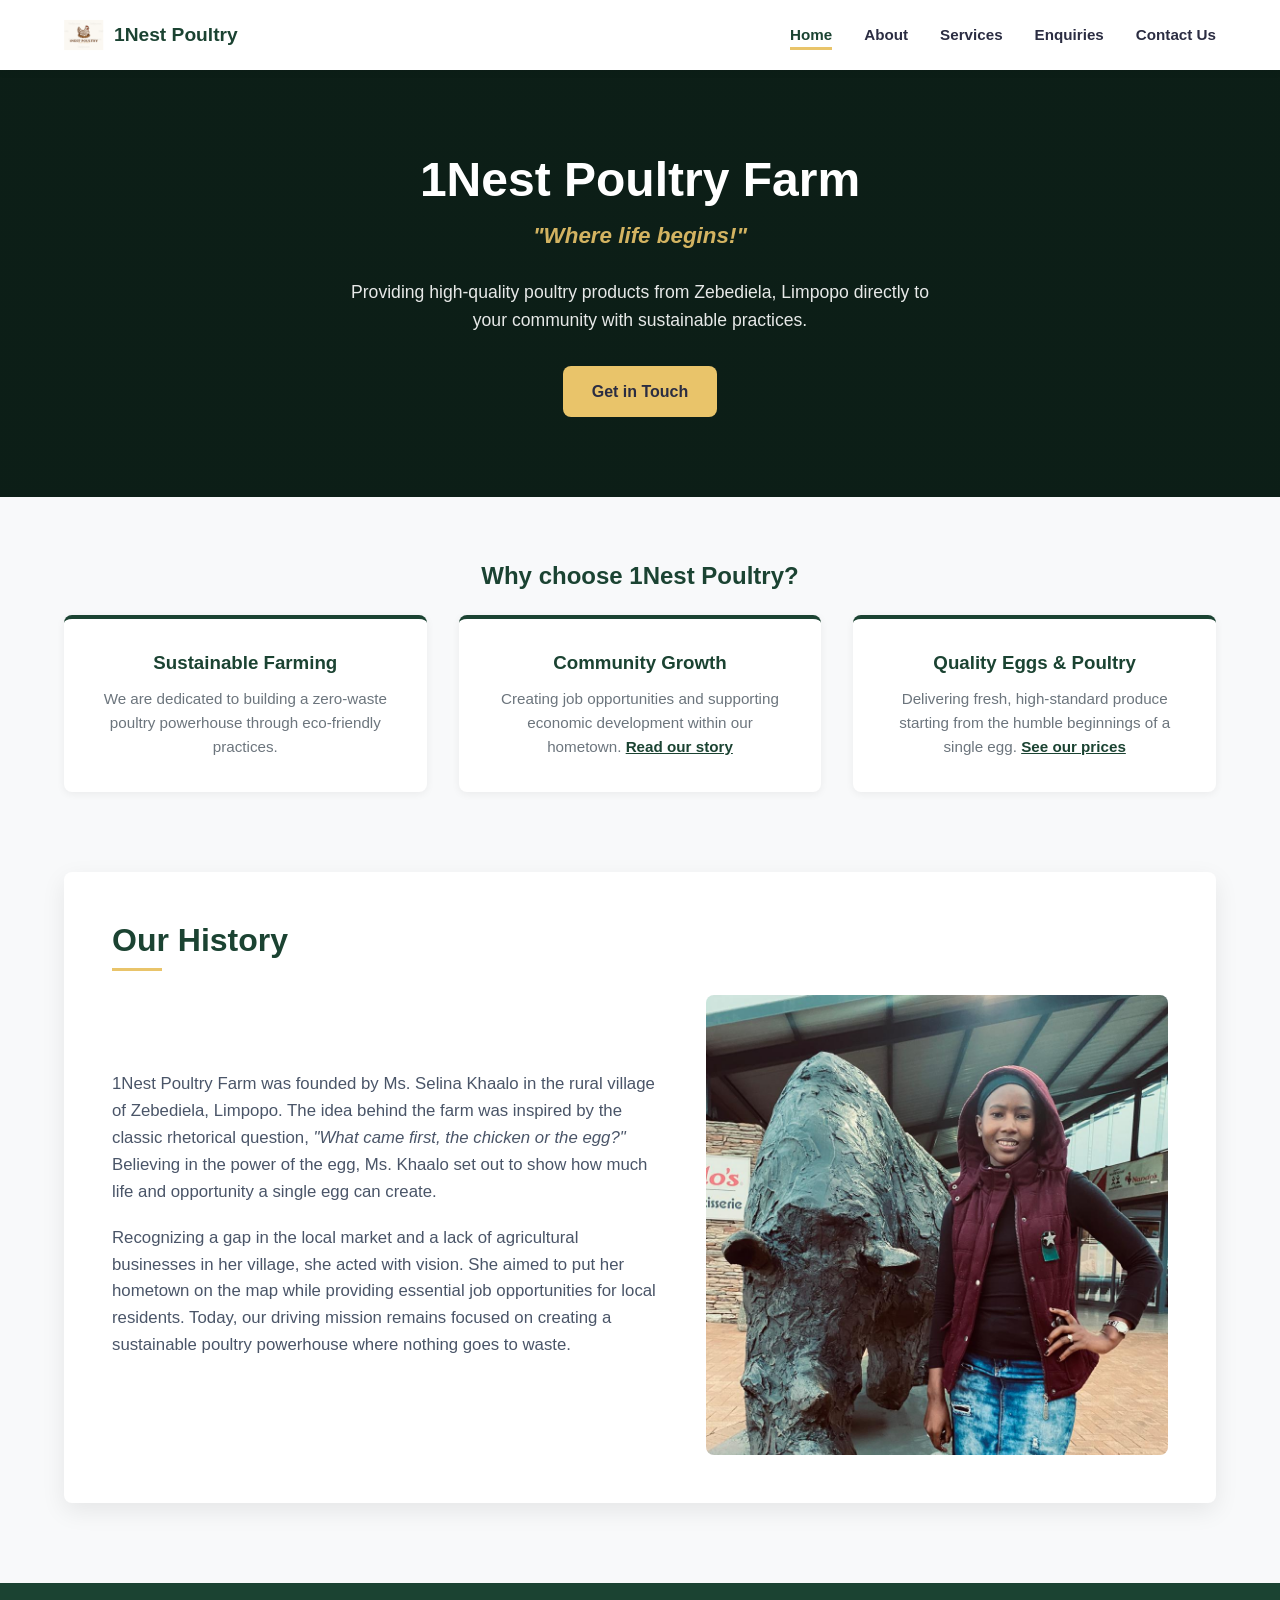
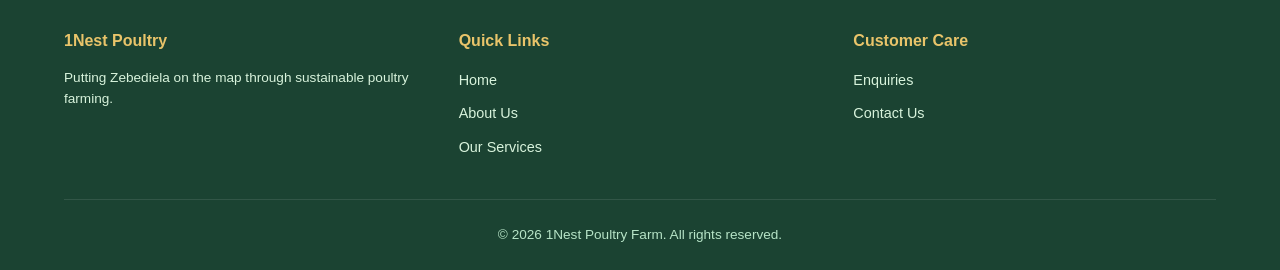
<file: index.html>
<!DOCTYPE html>
<html lang="en">
<head>
    <meta charset="UTF-8">
    <meta name="viewport" content="width=device-width, initial-scale=1.0">
    <meta http-equiv="Content-Security-Policy" content="default-src 'self'; script-src 'self' https://cdnjs.cloudflare.com; style-src 'self' 'unsafe-inline' https://fonts.googleapis.com https://cdnjs.cloudflare.com; font-src https://fonts.gstatic.com; img-src 'self' data: https://tile.openstreetmap.org https://images.unsplash.com https://cdnjs.cloudflare.com; connect-src 'self' https://formspree.io; frame-src 'none'; object-src 'none'; base-uri 'self'">
    <meta name="referrer" content="strict-origin-when-cross-origin">
    <title>1Nest Poultry | Free-Range Eggs &amp; Chicken in Zebediela</title>
    <meta name="description" content="1Nest Poultry Farm in Zebediela, Limpopo supplies fresh free-range eggs and chicken to households, restaurants and organic food lovers. Order today.">
    <meta name="keywords" content="free-range eggs Zebediela, poultry farm Limpopo, fresh chicken Limpopo, buy eggs, live chickens, organic eggs, 1Nest Poultry">
    <meta name="author" content="1Nest Poultry Farm">
    <meta name="robots" content="index, follow">
    <link rel="canonical" href="https://glen-khaal0.github.io/WEDE5020-PART3/">
    <link rel="icon" type="image/png" href="images/1nest-poultry-logo.png">
    <meta property="og:type" content="website">
    <meta property="og:site_name" content="1Nest Poultry Farm">
    <meta property="og:title" content="1Nest Poultry | Free-Range Eggs &amp; Chicken in Zebediela">
    <meta property="og:description" content="1Nest Poultry Farm in Zebediela, Limpopo supplies fresh free-range eggs and chicken to households, restaurants and organic food lovers. Order today.">
    <meta property="og:url" content="https://glen-khaal0.github.io/WEDE5020-PART3/">
    <meta property="og:image" content="https://glen-khaal0.github.io/WEDE5020-PART3/images/1nest-poultry-logo.png">
    <meta name="twitter:card" content="summary">
    <link rel="preconnect" href="https://fonts.googleapis.com">
    <link rel="preconnect" href="https://fonts.gstatic.com" crossorigin>
    <link rel="stylesheet" href="https://fonts.googleapis.com/css2?family=Montserrat:wght@600;700&family=Open+Sans:wght@400;600;700&display=swap">
    <link rel="stylesheet" href="css_asserts/mycssstyle.css">
    
    <script type="application/ld+json">{"@context":"https://schema.org","@type":"LocalBusiness","name":"1Nest Poultry Farm","description":"Free-range eggs and fresh chicken from Zebediela, Limpopo.","url":"https://glen-khaal0.github.io/WEDE5020-PART3/","image":"https://glen-khaal0.github.io/WEDE5020-PART3/images/1nest-poultry-logo.png","telephone":"+27156837426","email":"hello@1nestpoultry.co.za","address":{"@type":"PostalAddress","addressLocality":"Zebediela","addressRegion":"Limpopo","addressCountry":"ZA"},"geo":{"@type":"GeoCoordinates","latitude":-24.4884,"longitude":29.3518},"openingHours":"Mo-Sa 08:00-17:00"}</script>
</head>
<body>

    <header>
        <div class="container nav-container">
            <a href="index.html" class="logo">
                <img src="images/Logo.png" alt="1Nest Poultry Logo" width="200" height="200">
                <span>1Nest Poultry</span>
            </a>
            
            <button type="button" class="nav-toggle" aria-label="Open menu" aria-expanded="false" aria-controls="mainNav">
                <span></span><span></span><span></span>
            </button>

            <nav id="mainNav" aria-label="Main navigation">
                <ul class="horizontal-menu">
                    <li><a href="index.html" class="active">Home</a></li>
                    <li><a href="about.html">About</a></li>
                    <li><a href="services.html">Services</a></li>
                    <li><a href="enquiries.html">Enquiries</a></li>
                    <li><a href="contact.html">Contact Us</a></li>
                </ul>
            </nav>
        </div>
    </header>

    <section class="hero">
        <div class="container">
            <h1>1Nest Poultry Farm</h1>
            <p class="tagline"><em>"Where life begins!"</em></p>
            <p>Providing high-quality poultry products from Zebediela, Limpopo directly to your community with sustainable practices.</p>
            <a href="enquiries.html" class="btn btn-primary">Get in Touch</a>
        </div>
    </section>

    <section class="highlights">
        <div class="container">
            <h2 class="section-title center">Why choose 1Nest Poultry?</h2>
            <div class="grid-3">
                <div class="card">
                    <h3>Sustainable Farming</h3>
                    <p>We are dedicated to building a zero-waste poultry powerhouse through eco-friendly practices.</p>
                </div>
                <div class="card">
                    <h3>Community Growth</h3>
                    <p>Creating job opportunities and supporting economic development within our hometown. <a class="text-link" href="about.html">Read our story</a></p>
                </div>
                <div class="card">
                    <h3>Quality Eggs & Poultry</h3>
                    <p>Delivering fresh, high-standard produce starting from the humble beginnings of a single egg. <a class="text-link" href="services.html">See our prices</a></p>
                </div>
            </div>
        </div>
    </section>

    <section class="history-section">
        <div class="container">
            <div class="history-card">
                <h2>Our History</h2>
                <div class="history-content">
                    <div class="history-text">
                <p>
                    1Nest Poultry Farm was founded by Ms. Selina Khaalo in the rural village of Zebediela, Limpopo. 
                    The idea behind the farm was inspired by the classic rhetorical question, <em>"What came first, the chicken or the egg?"</em> 
                    Believing in the power of the egg, Ms. Khaalo set out to show how much life and opportunity a single egg can create.
                </p>
                <p>
                    Recognizing a gap in the local market and a lack of agricultural businesses in her village, she acted with vision. 
                    She aimed to put her hometown on the map while providing essential job opportunities for local residents. 
                    Today, our driving mission remains focused on creating a sustainable poultry powerhouse where nothing goes to waste.
                </p>
            </div>
                    <img class="history-img" src="images/Founder.jpeg" alt="Ms Selina Khaalo, founder of 1Nest Poultry Farm" width="960" height="1280" loading="lazy">
                </div>
            </div>
        </div>
    </section>

    <footer>
        <div class="container">
            <div class="footer-grid">
                <div class="footer-col">
                    <h4>1Nest Poultry</h4>
                    <p class="footer-tagline">Putting Zebediela on the map through sustainable poultry farming.</p>
                </div>
                <div class="footer-col">
                    <h4>Quick Links</h4>
                    <ul>
                        <li><a href="index.html">Home</a></li>
                        <li><a href="about.html">About Us</a></li>
                        <li><a href="services.html">Our Services</a></li>
                    </ul>
                </div>
                <div class="footer-col">
                    <h4>Customer Care</h4>
                    <ul>
                        <li><a href="enquiries.html">Enquiries</a></li>
                        <li><a href="contact.html">Contact Us</a></li>
                    </ul>
                </div>
            </div>
            <div class="copyright">
                <p>&copy; 2026 1Nest Poultry Farm. All rights reserved.</p>
            </div>
        </div>
    </footer>

    <script src="js_asserts/myscript.js" defer></script>
</body>
</html>
</file>
<file: css_asserts/mycssstyle.css>
/* 
   Reset & Base
   */
* {
    box-sizing: border-box;
    margin: 0;
    padding: 0;
}

body {
    font-family: 'Open Sans', sans-serif;
    line-height: 1.6;
    color: #2b2d42;
    background-color: #f8f9fa;
    display: flex;
    flex-direction: column;
    min-height: 100vh;
}

h1, h2, h3, h4 {
    font-family: 'Montserrat', sans-serif;
    color: #2b2d42;
}

a {
    text-decoration: none;
    color: inherit;
    transition: all 0.2s ease;
}

.container {
    max-width: 1200px;
    margin: 0 auto;
    padding: 0 1.5rem;
    width: 100%;
}

/* 
   Buttons
*/
.btn {
    display: inline-block;
    padding: 0.8rem 1.8rem;
    border-radius: 8px;
    font-weight: 600;
    cursor: pointer;
    border: none;
}

.btn-primary {
    background-color: #e9c46a;
    color: #2b2d42;
}

.btn-primary:hover {
    background-color: #d4a351;
    transform: translateY(-2px);
}

/* 
   Navigation Bar
    */
header {
    background-color: #ffffff;
    box-shadow: 0 2px 8px rgba(0,0,0,0.06);
    position: sticky;
    top: 0;
    z-index: 1000;
}

.nav-container {
    display: flex;
    justify-content: space-between;
    align-items: center;
    height: 70px;
}

.logo {
    display: flex;
    align-items: center;
    gap: 10px;
    font-weight: 700;
    font-size: 1.2rem;
    color: #1b4332;
}

.logo img {
    height: 40px;
    width: auto;
    display: block;
}

.horizontal-menu {
    display: flex;
    list-style: none;
    gap: 2rem;
    align-items: center;
}

.horizontal-menu a {
    font-weight: 600;
    font-size: 0.95rem;
    color: #2b2d42;
    padding: 0.25rem 0;
    position: relative;
}

.horizontal-menu a:hover {
    color: #1b4332;
}

.horizontal-menu a.active {
    color: #1b4332;
    font-weight: 700;
    border-bottom: 3px solid #e9c46a;
}

.horizontal-menu .nav-cta {
    background-color: #1b4332;
    color: white;
    padding: 0.5rem 1.2rem;
    border-radius: 20px;
}

.horizontal-menu .nav-cta:hover {
    background-color: #2d6a4f;
    color: #ffffff;
}

/* 
   Page Header (About / Services / Enquiries / Contact)
 */
.page-header {
    background-color: #1b4332;
    color: white;
    padding: 3rem 0;
    text-align: center;
    margin-bottom: 2.5rem;
}

.page-header h1 {
    color: white;
    font-size: 2.5rem;
    margin-bottom: 0.5rem;
}

.page-header p {
    color: #e9c46a;
    font-size: 1.1rem;
}

/* 
   Main Content (shared)
 */
main {
    flex-grow: 1;
    padding-bottom: 4rem;
}

.card-box {
    background-color: white;
    border-radius: 8px;
    box-shadow: 0 2px 8px rgba(0,0,0,0.06);
    padding: 2rem;
    overflow: hidden;
}

.card-box h2 {
    color: #1b4332;
    font-size: 1.4rem;
    margin-bottom: 1rem;
    padding-bottom: 0.5rem;
    border-bottom: 2px solid #e9c46a;
}

.card-box h3 {
    color: #1b4332;
    font-size: 1.1rem;
    margin-bottom: 0.75rem;
}

.card-box .card-subtext {
    color: #2b2d42;
    font-size: 0.9rem;
    margin: 0.75rem 0 1.5rem;
}

.intro-text {
    max-width: 780px;
    margin: 0 auto 2.5rem;
    text-align: center;
    color: #6c757d;
    font-size: 1.02rem;
}

/* 
   Home Page — Hero
    */
.hero {
    background-color: #1b4332;
    background-image: linear-gradient(rgba(0, 0, 0, 0.55), rgba(0, 0, 0, 0.55)),
                url('https://images.unsplash.com/photo-1548550023-2bdb3c5beed7?auto=format&fit=crop&w=1350&q=80');
    background-position: center;
    background-size: cover;
    background-repeat: no-repeat;
    color: white;
    padding: 5rem 0;
    text-align: center;
}

.hero h1 {
    color: #ffffff;
    font-size: 3rem;
    font-weight: 700;
    margin-bottom: 0.5rem;
}

.hero .tagline {
    font-size: 1.4rem;
    color: #e9c46a;
    margin-bottom: 1.5rem;
    font-weight: 600;
}

.hero p {
    max-width: 600px;
    margin: 0 auto 2rem auto;
    font-size: 1.1rem;
    opacity: 0.9;
}

/* 
   Home Page — Key Highlights
    */
.highlights {
    padding: 4rem 0 2rem 0;
}

.grid-3 {
    display: grid;
    grid-template-columns: repeat(auto-fit, minmax(280px, 1fr));
    gap: 2rem;
}

.card {
    background-color: #ffffff;
    padding: 2rem;
    border-radius: 8px;
    box-shadow: 0 2px 8px rgba(0,0,0,0.06);
    text-align: center;
    border-top: 4px solid #1b4332;
    transition: transform 0.2s ease;
}

.card:hover {
    transform: translateY(-5px);
    box-shadow: 0 8px 24px rgba(0,0,0,0.08);
}

.card h3 {
    margin-bottom: 0.75rem;
    color: #1b4332;
}

.card p {
    color: #6c757d;
    font-size: 0.95rem;
}

/* 
   Home Page — History Section
    */
.history-section {
    padding: 3rem 0 5rem 0;
}
 
.history-card {
    background-color: #ffffff;
    border-radius: 8px;
    box-shadow: 0 8px 24px rgba(0,0,0,0.08);
    padding: 3rem;
}
 
.history-card h2 {
    color: #1b4332;
    font-size: 2rem;
    margin-bottom: 1.5rem;
    position: relative;
}
 
.history-card h2::after {
    content: '';
    display: block;
    width: 50px;
    height: 3px;
    background-color: #e9c46a;
    margin-top: 8px;
}
 
.history-card p {
    margin-bottom: 1.2rem;
    font-size: 1.05rem;
    color: #4a5568;
}
 
.history-content {
    display: grid;
    grid-template-columns: 1.2fr 1fr;
    gap: 2.5rem;
    align-items: center;
}
 
.history-img {
    width: 100%;
    height: auto;
    object-fit: cover;
    object-position: top center;
    border-radius: 8px;
    display: block;
}
/* 
   About Page — Story & Journey
    */
.content-stack {
    display: flex;
    flex-direction: column;
    gap: 2rem;
    max-width: 900px;
    margin: 0 auto;
}

.story p {
    margin-bottom: 1rem;
    color: #6c757d;
}

.quote-box {
    background-color: #f8f9fa;
    border-left: 4px solid #e9c46a;
    padding: 1.25rem 1.5rem;
    margin: 1.5rem 0 0;
    border-radius: 0 6px 6px 0;
    font-style: italic;
    color: black;
    
}

.card-box {
    background-color: white;
    border-radius: 8px;
    box-shadow: 0 2px 8px rgba(0,0,0,0.06);
    padding: 2rem;
    overflow: hidden;
}

.quote-box footer {
    margin-top: 0.6rem;
    font-style: normal;
    font-weight: 700;
    color: #1b4332;
    font-family: 'Montserrat', sans-serif;
}

.journey p.journey-intro {
    color: #6c757d;
    margin-bottom: 1.5rem;
}

.journey-grid {
    display: grid;
    grid-template-columns: repeat(auto-fit, minmax(220px, 1fr));
    gap: 1.5rem;
}

.journey-card {
    border: 1px solid #e9ecef;
    border-radius: 8px;
    overflow: hidden;
    box-shadow: 0 2px 8px rgba(0,0,0,0.06);
    display: flex;
    flex-direction: column;
}

.journey-card img {
    width: 100%;
    height: 180px;
    object-fit: cover;
    display: block;
}

.journey-card-content {
    padding: 1rem;
}

.journey-card h3 {
    font-size: 1.15rem;
    color: #1b4332;
    margin-bottom: 0.25rem;
}

.journey-card p {
    font-size: 0.9rem;
    color: #6c757d;
}

/* 
   Services Page
    */
.service-card {
    background-color: #ffffff;
    border-radius: 8px;
    box-shadow: 0 8px 24px rgba(0,0,0,0.08);
    padding: 2rem;
    max-width: 780px;
    margin: 0 auto 2rem;
    display: grid;
    grid-template-columns: 1fr 1fr;
    gap: 2rem;
    align-items: center;
}

.service-card .service-text h3 {
    color: #1b4332;
    font-size: 1.4rem;
    margin-bottom: 0.75rem;
    padding-bottom: 0.5rem;
    border-bottom: 2px solid #e9c46a;
    display: inline-block;
}

.service-card img {
    width: 100%;
    height: 220px;
    object-fit: cover;
    border-radius: 8px;
    display: block;
}

.price-table {
    border-collapse: collapse;
    width: 100%;
    margin-top: 1rem;
    border-radius: 8px;
    overflow: hidden;
}

.price-table th,
.price-table td {
    border: 1px solid #e9ecef;
    padding: 0.65rem 0.9rem;
    text-align: left;
    font-size: 0.95rem;
}

.price-table th {
    background-color: #1b4332;
    color: white;
    font-family: 'Montserrat', sans-serif;
    font-weight: 600;
}

.price-table td {
    background-color: #ffffff;
    color: #2b2d42;
}

.price-table tr:nth-child(even) td {
    background-color: #f8f9fa;
}

/* 
   Enquiries Page — Form
    */
.enquiries-stack {
    display: flex;
    flex-direction: column;
    gap: 2rem;
    max-width: 820px;
    margin: 0 auto;
}

.enquiry-form {
    display: flex;
    flex-direction: column;
    gap: 1.25rem;
}

.form-row {
    display: grid;
    grid-template-columns: 1fr 1fr;
    gap: 1.25rem;
}

.form-field {
    display: flex;
    flex-direction: column;
    gap: 0.4rem;
}

.form-field label {
    font-size: 0.85rem;
    font-weight: 600;
    color: #2b2d42;
}

.required-mark {
    color: red;
}

.form-field input,
.form-field select,
.form-field textarea {
    font-family: 'Open Sans', sans-serif;
    font-size: 0.95rem;
    padding: 0.7rem 0.85rem;
    border: 1.5px solid #dee2e6;
    border-radius: 6px;
    color: #2b2d42;
    background-color: white;
    width: 100%;
}

.form-field textarea {
    resize: vertical;
    min-height: 120px;
}

.form-field input:focus,
.form-field select:focus,
.form-field textarea:focus {
    outline: none;
    border-color: #1b4332;
    box-shadow: 0 0 0 3px rgba(27, 67, 50, 0.12);
}

.form-field input:invalid:not(:placeholder-shown),
.form-field textarea:invalid:not(:placeholder-shown) {
    border-color: red;
}

.form-hint {
    font-size: 0.8rem;
    color: #2b2d42;
}

.submit-btn {
    font-family: 'Montserrat', sans-serif;
    font-weight: 700;
    font-size: 0.95rem;
    background-color: #1b4332;
    color: white;
    border: none;
    border-radius: 6px;
    padding: 0.85rem 1.75rem;
    cursor: pointer;
    align-self: flex-start;
    margin-top: 0.25rem;
}

.submit-btn:hover {
    background-color: #2d6a4f;
}

.submit-btn:focus-visible {
    outline: 3px solid #e9c46a;
    outline-offset: 2px;
}

.form-status {
    display: none;
    padding: 0.85rem 1rem;
    border-radius: 6px;
    font-size: 0.9rem;
    font-weight: 600;
}

.form-status.success {
    display: block;
    background-color: #d8f3dc;
    color: #1b4332;
}

/*
   Enquiries Page — Location Info Block
   */
.location-info {
    margin-top: 1.5rem;
    padding: 1rem;
    background-color: #f8f9fa;
    border-left: 4px solid #1b4332;
    border-radius: 4px;
}

.location-info h4 {
    color: #1b4332;
    margin-bottom: 0.3rem;
}

.location-info p {
    font-size: 0.95rem;
    color: #2b2d42;
}

/*
   Contact Page
    */
.details-list {
    list-style: none;
    display: flex;
    flex-direction: column;
    gap: 0.6rem;
}

.details-list li {
    font-size: 0.98rem;
}

.details-list b {
    color: #1b4332;
}

.location-block {
    margin-bottom: 2rem;
}

.location-block:last-child {
    margin-bottom: 0;
}

/* 
   Map / Iframe Wrapper (Enquiries & Contact)
  */
.iframe-wrapper {
    width: 100%;
    border-radius: 8px;
    overflow: hidden;
    background-color: #f1f3f5;
}

.iframe-wrapper iframe {
    width: 100%;
    height: 320px;
    border: 0;
    display: block;
}

/* 
   Footer (shared across all pages)
 */
footer {
    background-color: #1b4332;
    color: #ffffff;
    padding: 3rem 0 1.5rem 0;
    margin-top: auto;
}

.footer-grid {
    display: grid;
    grid-template-columns: repeat(auto-fit, minmax(200px, 1fr));
    gap: 2rem;
    margin-bottom: 2rem;
}

.footer-col h4 {
    color: #e9c46a;
    margin-bottom: 1rem;
}

.footer-col ul {
    list-style: none;
}

.footer-col ul li {
    margin-bottom: 0.5rem;
}

.footer-col a {
    color: #d8f3dc;
    font-size: 0.9rem;
}

.footer-col a:hover {
    color: #ffffff;
}

.copyright {
    text-align: center;
    border-top: 1px solid rgba(255,255,255,0.1);
    padding-top: 1.5rem;
    font-size: 0.85rem;
    color: #b7e4c7;
}

/* 
   Responsive Design
   */
@media (max-width: 768px) {
    .nav-container {
        flex-direction: column;
        height: auto;
        padding: 1rem 0;
        gap: 1rem;
    }

    .horizontal-menu {
        gap: 1.25rem;
        flex-wrap: wrap;
        justify-content: center;
    }

    .hero h1 {
        font-size: 2.2rem;
    }

    .history-card {
        padding: 1.5rem;
    }

    .page-header h1 {
        font-size: 2rem;
    }

    .card-box {
        padding: 1.5rem;
    }

    .service-card {
        grid-template-columns: 1fr;
        padding: 1.5rem;
    }

    .service-card img {
        height: 200px;
        order: -1;
    }
}

@media (max-width: 600px) {
    .form-row {
        grid-template-columns: 1fr;
    }
}

/* ==========================================================
   PART 3 — Interactive components
   (products, modal, accordion, lightbox gallery, map)
   ========================================================== */

:focus-visible { outline: 3px solid #e9c46a; outline-offset: 2px; }

button.btn { font-family: 'Open Sans', sans-serif; font-size: 0.95rem; }
.btn-outline { background: #ffffff; color: #1b4332; border: 2px solid #1b4332; transition: background-color 0.2s ease, color 0.2s ease; }
.btn-outline:hover, .btn-outline.active { background: #1b4332; color: #ffffff; }

.section-title { color: #1b4332; font-size: 1.6rem; margin-bottom: 1rem; }

/* ---- Products: search / filter / sort ---- */
.product-tools { display: flex; flex-wrap: wrap; gap: 0.75rem; margin-bottom: 1rem; }
.product-tools input, .product-tools select {
    font-family: 'Open Sans', sans-serif; font-size: 0.95rem; padding: 0.65rem 0.85rem;
    border: 1.5px solid #dee2e6; border-radius: 6px; background: #ffffff; color: #2b2d42;
}
.product-tools input { flex: 1 1 240px; }
.result-count { color: #6c757d; font-size: 0.9rem; margin-bottom: 1rem; }

.product-grid { display: grid; grid-template-columns: repeat(auto-fill, minmax(230px, 1fr)); gap: 1.5rem; }
.product-card {
    background: #ffffff; border-radius: 8px; box-shadow: 0 2px 8px rgba(0,0,0,0.06);
    overflow: hidden; display: flex; flex-direction: column;
    transition: transform 0.2s ease, box-shadow 0.2s ease;
    animation: fadeUp 0.35s ease both;
}
.product-card:hover { transform: translateY(-4px); box-shadow: 0 8px 24px rgba(0,0,0,0.1); }
.product-card img { width: 100%; height: 160px; object-fit: cover; display: block; }
.product-card-body { padding: 1rem; display: flex; flex-direction: column; gap: 0.35rem; flex-grow: 1; }
.product-card-body h3 { font-size: 1.1rem; color: #1b4332; }
.product-category { font-size: 0.85rem; color: #6c757d; }
.product-price { font-weight: 700; font-size: 1.15rem; color: #1b4332; }
.product-card-body .btn { margin-top: auto; align-self: flex-start; padding: 0.5rem 1.1rem; }
.no-results { grid-column: 1 / -1; color: #6c757d; padding: 1.5rem 0; }

@keyframes fadeUp { from { opacity: 0; transform: translateY(10px); } to { opacity: 1; transform: none; } }

/* ---- Accordion (FAQ) ---- */
.faq-section { margin-top: 3rem; }
.accordion-item { border-bottom: 1px solid #e9ecef; }
.accordion-btn {
    width: 100%; background: none; border: 0; padding: 1rem 0; cursor: pointer;
    display: flex; justify-content: space-between; align-items: center; text-align: left;
    font-family: 'Montserrat', sans-serif; font-weight: 600; font-size: 1rem; color: #1b4332;
}
.accordion-btn::after { content: "+"; font-size: 1.5rem; color: #d4a351; transition: transform 0.25s ease; }
.accordion-btn[aria-expanded="true"]::after { transform: rotate(45deg); }
.accordion-panel { display: grid; grid-template-rows: 0fr; transition: grid-template-rows 0.3s ease; }
.accordion-panel > div { overflow: hidden; }
.accordion-panel.open { grid-template-rows: 1fr; }
.accordion-panel p { padding-bottom: 1rem; color: #6c757d; }

/* ---- Dialogs (product modal + lightbox) ---- */
/* The reset at the top of this file removes dialog's auto margin, so it is restored here */
dialog {
    margin: auto; border: 0; border-radius: 8px; padding: 2rem; width: 100%;
    max-width: min(92vw, 520px); color: #2b2d42; box-shadow: 0 12px 40px rgba(0,0,0,0.3);
    animation: pop 0.2s ease;
}
dialog::backdrop { background: rgba(27, 67, 50, 0.75); }
dialog h3 { color: #1b4332; margin-bottom: 0.25rem; }
dialog p { margin-bottom: 0.75rem; }
.modal-category { color: #6c757d; font-size: 0.9rem; }
.modal-actions { display: flex; flex-wrap: wrap; gap: 0.75rem; margin-top: 1rem; }
@keyframes pop { from { opacity: 0; transform: scale(0.95); } to { opacity: 1; transform: none; } }

/* ---- Gallery + lightbox ---- */
.gallery-intro { color: #6c757d; margin-bottom: 1rem; }
.gallery-grid { display: grid; grid-template-columns: repeat(auto-fill, minmax(190px, 1fr)); gap: 1rem; }
.gallery-item { padding: 0; border: 0; background: none; cursor: zoom-in; border-radius: 8px; overflow: hidden; }
.gallery-item img { width: 100%; height: 170px; object-fit: cover; display: block; transition: transform 0.3s ease; }
.gallery-item:hover img { transform: scale(1.06); }
#lightbox { max-width: min(94vw, 820px); padding: 1rem; }
#lightbox img { width: 100%; max-height: 70vh; object-fit: contain; display: block; border-radius: 6px; }
#lightboxCaption { margin: 0.75rem 0 0; color: #6c757d; text-align: center; }
.lightbox-nav { display: flex; justify-content: space-between; gap: 0.5rem; margin-top: 0.75rem; }

/* ---- Map ---- */
.map-buttons { display: flex; flex-wrap: wrap; gap: 0.75rem; margin-bottom: 1rem; }
#map { height: 420px; border-radius: 8px; isolation: isolate; /* keeps Leaflet controls under the sticky header */ }

@media (prefers-reduced-motion: reduce) {
    *, *::before, *::after { animation: none !important; transition: none !important; }
}


/* ==========================================================
   PART 3 — Feedback fixes
   (consistent typography, fluid text sizes, responsive menu)
   ========================================================== */

/* Typography: the two fonts are now loaded in each page <head>,
   and every stack has a fallback so text still looks right if they fail. */
:root {
    --font-heading: 'Montserrat', Arial, Helvetica, sans-serif;
    --font-body: 'Open Sans', Arial, Helvetica, sans-serif;
}
html { -webkit-text-size-adjust: 100%; text-size-adjust: 100%; }
body { font-family: var(--font-body); font-size: 1rem; line-height: 1.6; overflow-wrap: break-word; }
h1, h2, h3, h4 { font-family: var(--font-heading); line-height: 1.25; }
h1, h2 { font-weight: 700; }
h3, h4 { font-weight: 600; }

/* Fluid text sizes: clamp(smallest, scales-with-screen, largest) */
.logo { font-size: clamp(1rem, 3.8vw, 1.2rem); }
.hero h1 { font-size: clamp(2rem, 7vw, 3rem); }
.hero .tagline { font-size: clamp(1.15rem, 4vw, 1.4rem); }
.hero p { font-size: clamp(1rem, 2.6vw, 1.1rem); }
.page-header h1 { font-size: clamp(1.8rem, 6vw, 2.5rem); }
.page-header p { font-size: clamp(1rem, 2.8vw, 1.1rem); }
.card-box h2, .section-title { font-size: clamp(1.2rem, 3.5vw, 1.5rem); }
.history-card h2 { font-size: clamp(1.5rem, 4.5vw, 2rem); }
.history-card p { font-size: clamp(0.98rem, 2.4vw, 1.05rem); }
.intro-text { font-size: clamp(0.98rem, 2.4vw, 1.02rem); }

/* Hamburger button (hidden on desktop) */
.nav-toggle { display: none; flex-direction: column; gap: 5px; background: none; border: 0; padding: 0.6rem; cursor: pointer; border-radius: 6px; }
.nav-toggle span { display: block; width: 24px; height: 3px; background: #1b4332; border-radius: 2px; transition: transform 0.25s ease, opacity 0.2s ease; }
.nav-toggle[aria-expanded="true"] span:nth-child(1) { transform: translateY(8px) rotate(45deg); }
.nav-toggle[aria-expanded="true"] span:nth-child(2) { opacity: 0; }
.nav-toggle[aria-expanded="true"] span:nth-child(3) { transform: translateY(-8px) rotate(-45deg); }

/* Tablet and mobile: logo + hamburger on one row, menu slides open below */
@media (max-width: 768px) {
    .nav-container { flex-direction: row; flex-wrap: wrap; justify-content: space-between; align-items: center; height: auto; min-height: 70px; padding: 0.5rem 1.5rem; gap: 0; }
    .nav-toggle { display: flex; }
    header nav { flex-basis: 100%; display: grid; grid-template-rows: 0fr; transition: grid-template-rows 0.3s ease; }
    header nav.open { grid-template-rows: 1fr; }
    .horizontal-menu { overflow: hidden; flex-direction: column; flex-wrap: nowrap; align-items: stretch; justify-content: flex-start; gap: 0;
                       visibility: hidden; transition: visibility 0s linear 0.3s; }
    header nav.open .horizontal-menu { visibility: visible; transition-delay: 0s; }
    .horizontal-menu li { border-top: 1px solid #e9ecef; }
    .horizontal-menu a { display: block; padding: 0.85rem 0.5rem; font-size: 1rem; }
    .horizontal-menu a.active { border-bottom: 0; border-left: 4px solid #e9c46a; padding-left: 0.75rem; }
}

/* Small phones */
@media (max-width: 480px) {
    .container { padding: 0 1rem; }
    .nav-container { padding: 0.5rem 1rem; }
    .hero { padding: 3.5rem 0; }
    .page-header { padding: 2rem 0; margin-bottom: 1.75rem; }
    .card-box, .history-card { padding: 1.25rem; }
}


/* ==========================================================
   PART 3 — Forms, validation, SEO-related tidy-ups
   ========================================================== */
.footer-tagline { font-size: 0.85rem; color: #d8f3dc; }
.text-link { color: #1b4332; font-weight: 600; text-decoration: underline; }
.text-link:hover { color: #2d6a4f; }
.section-title.center { text-align: center; margin-bottom: 1.5rem; }
.cta-line { margin-top: 1rem; margin-bottom: 0; }

/* Home page history card: text and photo side by side (fixes Part 2 layout) */
.history-img { max-height: 460px; }
@media (max-width: 768px) { .history-content { grid-template-columns: 1fr; } .history-img { max-height: 340px; } }

/* Form validation */
.field-error { color: #b00020; font-size: 0.82rem; font-weight: 600; min-height: 1.1em; }
.form-field.invalid input, .form-field.invalid select, .form-field.invalid textarea { border-color: #b00020; background-color: #fff6f6; }
.form-field.valid input, .form-field.valid select, .form-field.valid textarea { border-color: #2d6a4f; }
.form-status.error { display: block; background-color: #fde8e8; color: #8a1c1c; }
fieldset.form-field { border: 0; padding: 0; margin: 0; min-width: 0; }
fieldset.form-field legend { font-size: 0.85rem; font-weight: 600; padding: 0; margin-bottom: 0.4rem; }
.radio-group { display: flex; flex-wrap: wrap; gap: 1.5rem; }
.radio-group label, .check-label { display: flex; align-items: center; gap: 0.5rem; font-weight: 400; font-size: 0.95rem; cursor: pointer; }
.form-field input[type="radio"], .form-field input[type="checkbox"] { width: auto; accent-color: #1b4332; }
.hp { position: absolute; left: -9999px; width: 1px; height: 1px; overflow: hidden; }
.submit-btn:disabled { opacity: 0.6; cursor: wait; }

/* Results (enquiry quote + email preview) */
.result-box { margin-top: 1.5rem; padding: 1.25rem; background-color: #d8f3dc; border-left: 4px solid #1b4332; border-radius: 6px; animation: fadeUp 0.35s ease both; }
.result-box h3 { color: #1b4332; margin-bottom: 0.75rem; }
.result-box p { margin-bottom: 0.75rem; }
.result-list { display: grid; grid-template-columns: max-content 1fr; gap: 0.4rem 1rem; margin-bottom: 1rem; }
.result-list dt { font-weight: 700; color: #1b4332; }
.email-preview { white-space: pre-wrap; overflow-wrap: anywhere; background: #ffffff; padding: 1rem; border-radius: 6px; font-family: Consolas, monospace; font-size: 0.88rem; }
@media (max-width: 480px) { .result-list { grid-template-columns: 1fr; gap: 0.1rem; } .result-list dd { margin-bottom: 0.6rem; } }
</file>
